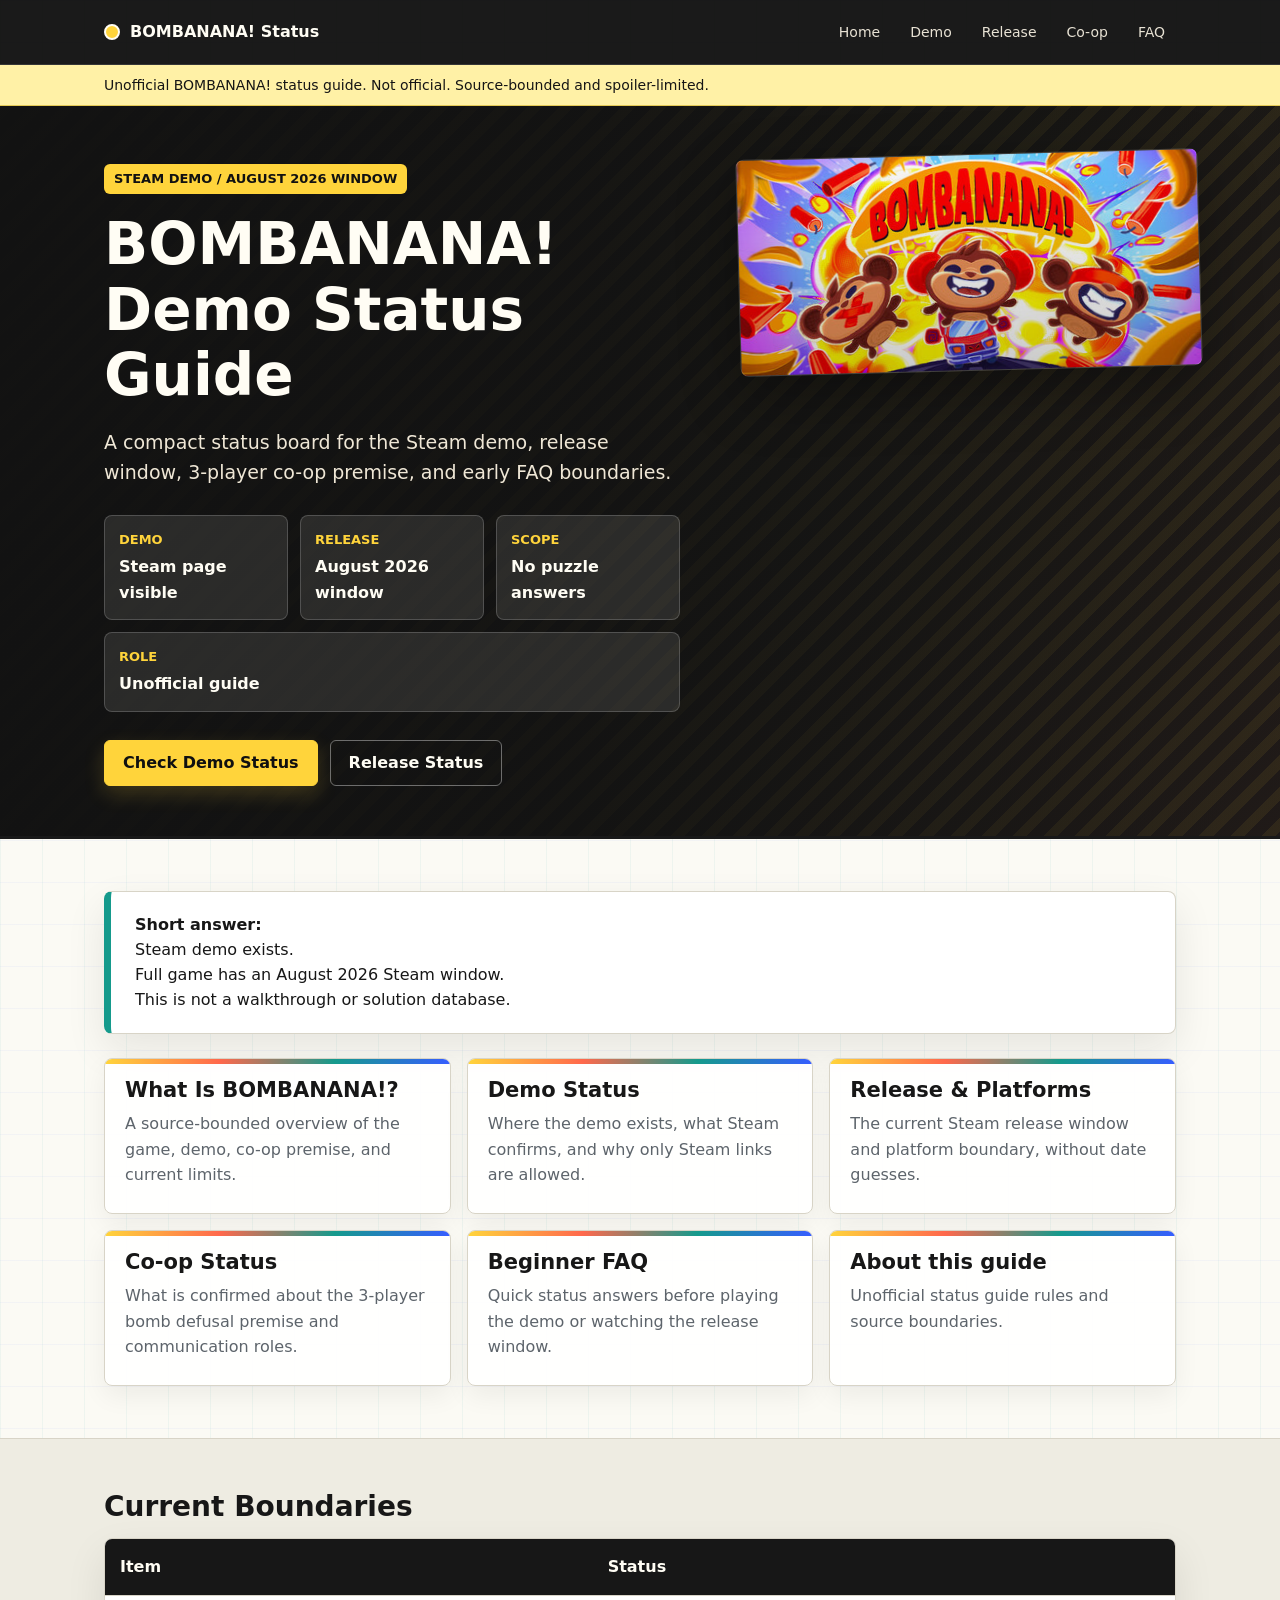
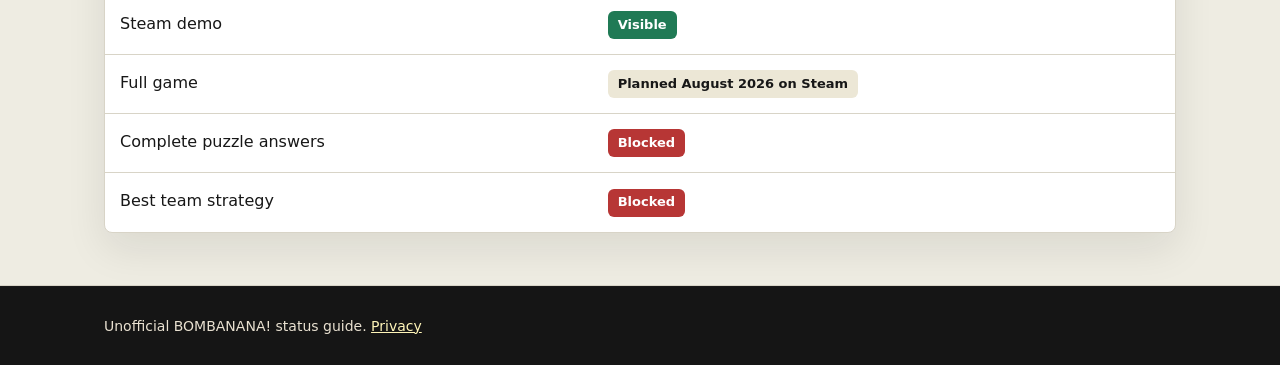
<file: index.html>
<!doctype html>
<html lang="en">
<head>
  <meta charset="utf-8">
  <meta name="viewport" content="width=device-width, initial-scale=1">
  <meta name="robots" content="index,follow">
  <link rel="canonical" href="https://www.bombananaguide.com/">
  <title>BOMBANANA! Demo Status Hub</title>
  <meta name="description" content="Unofficial BOMBANANA! status guide for demo status, release window, co-op premise, and source-bounded FAQ.">
  <link rel="stylesheet" href="assets/styles.css">
  <!-- Google tag (gtag.js) -->
  <script async src="https://www.googletagmanager.com/gtag/js?id=G-B5D2CRW9JW"></script>
  <script>
    window.dataLayer = window.dataLayer || [];
    function gtag(){dataLayer.push(arguments);}
    gtag('js', new Date());
    gtag('config', 'G-B5D2CRW9JW');
  </script>
  <script type="text/javascript">
    (function(c,l,a,r,i,t,y){
      c[a]=c[a]||function(){(c[a].q=c[a].q||[]).push(arguments)};
      t=l.createElement(r);t.async=1;t.src="https://www.clarity.ms/tag/"+i;
      y=l.getElementsByTagName(r)[0];y.parentNode.insertBefore(t,y);
    })(window, document, "clarity", "script", "xc9d0hx61w");
  </script>
</head>
<body>
  <header class="topbar"><div class="topbar-inner"><div class="brand">BOMBANANA! Status</div><nav class="nav"><a href="./">Home</a><a href="bombanana-demo-status/">Demo</a><a href="bombanana-release-date-platforms/">Release</a><a href="bombanana-coop-communication-status/">Co-op</a><a href="bombanana-beginner-faq/">FAQ</a></nav></div></header>
  <div class="notice"><div class="notice-inner">Unofficial BOMBANANA! status guide. Not official. Source-bounded and spoiler-limited.</div></div>
  <section class="hero"><div class="hero-inner"><div class="eyebrow">Steam demo / August 2026 window</div><h1>BOMBANANA! Demo Status Guide</h1><p>A compact status board for the Steam demo, release window, 3-player co-op premise, and early FAQ boundaries.</p><div class="hero-status"><div><strong>Demo</strong><span>Steam page visible</span></div><div><strong>Release</strong><span>August 2026 window</span></div><div><strong>Scope</strong><span>No puzzle answers</span></div><div><strong>Role</strong><span>Unofficial guide</span></div></div><div class="hero-actions"><a class="button" href="bombanana-demo-status/">Check Demo Status</a><a class="button secondary" href="bombanana-release-date-platforms/">Release Status</a></div></div></section>
  <main>
    <section class="band"><div class="wrap"><div class="answer"><strong>Short answer:</strong><br>Steam demo exists.<br>Full game has an August 2026 Steam window.<br>This is not a walkthrough or solution database.</div><div class="grid">
      <a class="tile" href="what-is-bombanana/"><h2>What Is BOMBANANA!?</h2><p>A source-bounded overview of the game, demo, co-op premise, and current limits.</p></a>
      <a class="tile" href="bombanana-demo-status/"><h2>Demo Status</h2><p>Where the demo exists, what Steam confirms, and why only Steam links are allowed.</p></a>
      <a class="tile" href="bombanana-release-date-platforms/"><h2>Release & Platforms</h2><p>The current Steam release window and platform boundary, without date guesses.</p></a>
      <a class="tile" href="bombanana-coop-communication-status/"><h2>Co-op Status</h2><p>What is confirmed about the 3-player bomb defusal premise and communication roles.</p></a>
      <a class="tile" href="bombanana-beginner-faq/"><h2>Beginner FAQ</h2><p>Quick status answers before playing the demo or watching the release window.</p></a>
      <a class="tile" href="about/"><h2>About this guide</h2><p>Unofficial status guide rules and source boundaries.</p></a>
    </div></div></section>
    <section class="band alt"><div class="wrap"><h2>Current Boundaries</h2><table class="status-table"><tr><th>Item</th><th>Status</th></tr><tr><td>Steam demo</td><td><span class="tag ok">Visible</span></td></tr><tr><td>Full game</td><td><span class="tag">Planned August 2026 on Steam</span></td></tr><tr><td>Complete puzzle answers</td><td><span class="tag block">Blocked</span></td></tr><tr><td>Best team strategy</td><td><span class="tag block">Blocked</span></td></tr></table></div></section>
  </main>
  <footer class="footer"><div class="wrap">Unofficial BOMBANANA! status guide. <a href="privacy-policy/">Privacy</a></div></footer>
</body>
</html>
</file>
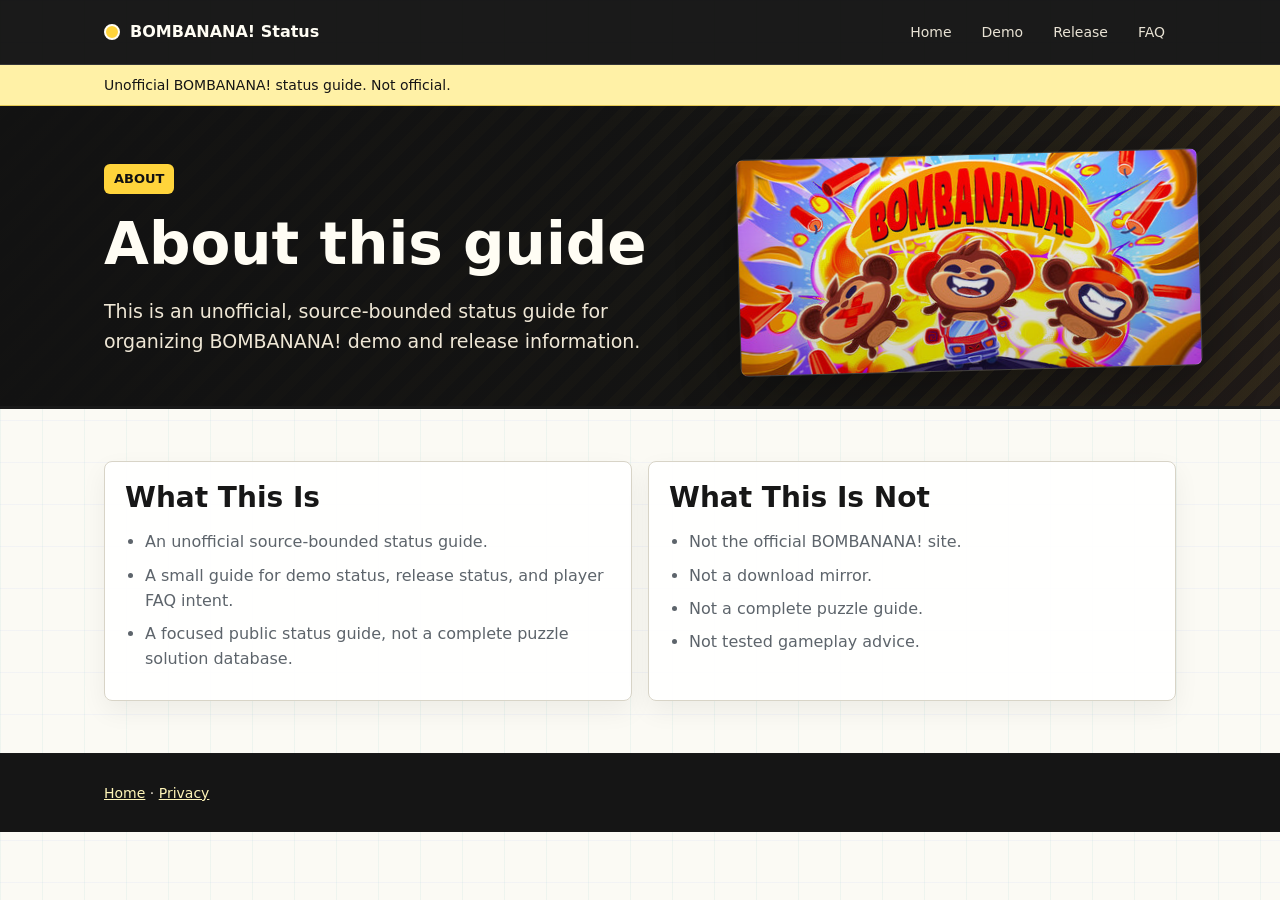
<file: about/index.html>
<!doctype html>
<html lang="en">
<head>
  <meta charset="utf-8">
  <meta name="viewport" content="width=device-width, initial-scale=1">
  <meta name="robots" content="index,follow">
  <link rel="canonical" href="https://www.bombananaguide.com/about/">
  <title>About This BOMBANANA! Guide</title>
  <meta name="description" content="About this unofficial BOMBANANA! status guide and source boundaries.">
  <link rel="stylesheet" href="../assets/styles.css">
  <!-- Google tag (gtag.js) -->
  <script async src="https://www.googletagmanager.com/gtag/js?id=G-B5D2CRW9JW"></script>
  <script>
    window.dataLayer = window.dataLayer || [];
    function gtag(){dataLayer.push(arguments);}
    gtag('js', new Date());
    gtag('config', 'G-B5D2CRW9JW');
  </script>
  <script type="text/javascript">
    (function(c,l,a,r,i,t,y){
      c[a]=c[a]||function(){(c[a].q=c[a].q||[]).push(arguments)};
      t=l.createElement(r);t.async=1;t.src="https://www.clarity.ms/tag/"+i;
      y=l.getElementsByTagName(r)[0];y.parentNode.insertBefore(t,y);
    })(window, document, "clarity", "script", "xc9d0hx61w");
  </script>
</head>
<body>
  <header class="topbar"><div class="topbar-inner"><div class="brand">BOMBANANA! Status</div><nav class="nav"><a href="../">Home</a><a href="../bombanana-demo-status/">Demo</a><a href="../bombanana-release-date-platforms/">Release</a><a href="../bombanana-beginner-faq/">FAQ</a></nav></div></header>
  <div class="notice"><div class="notice-inner">Unofficial BOMBANANA! status guide. Not official.</div></div>
  <section class="hero"><div class="hero-inner"><div class="eyebrow">About</div><h1>About this guide</h1><p>This is an unofficial, source-bounded status guide for organizing BOMBANANA! demo and release information.</p></div></section>
  <main><section class="band"><div class="wrap"><div class="split"><div class="panel"><h2>What This Is</h2><ul class="check-list"><li>An unofficial source-bounded status guide.</li><li>A small guide for demo status, release status, and player FAQ intent.</li><li>A focused public status guide, not a complete puzzle solution database.</li></ul></div><div class="panel"><h2>What This Is Not</h2><ul class="check-list"><li>Not the official BOMBANANA! site.</li><li>Not a download mirror.</li><li>Not a complete puzzle guide.</li><li>Not tested gameplay advice.</li></ul></div></div></div></section></main>
  <footer class="footer"><div class="wrap"><a href="../">Home</a> · <a href="../privacy-policy/">Privacy</a></div></footer>
</body>
</html>
</file>
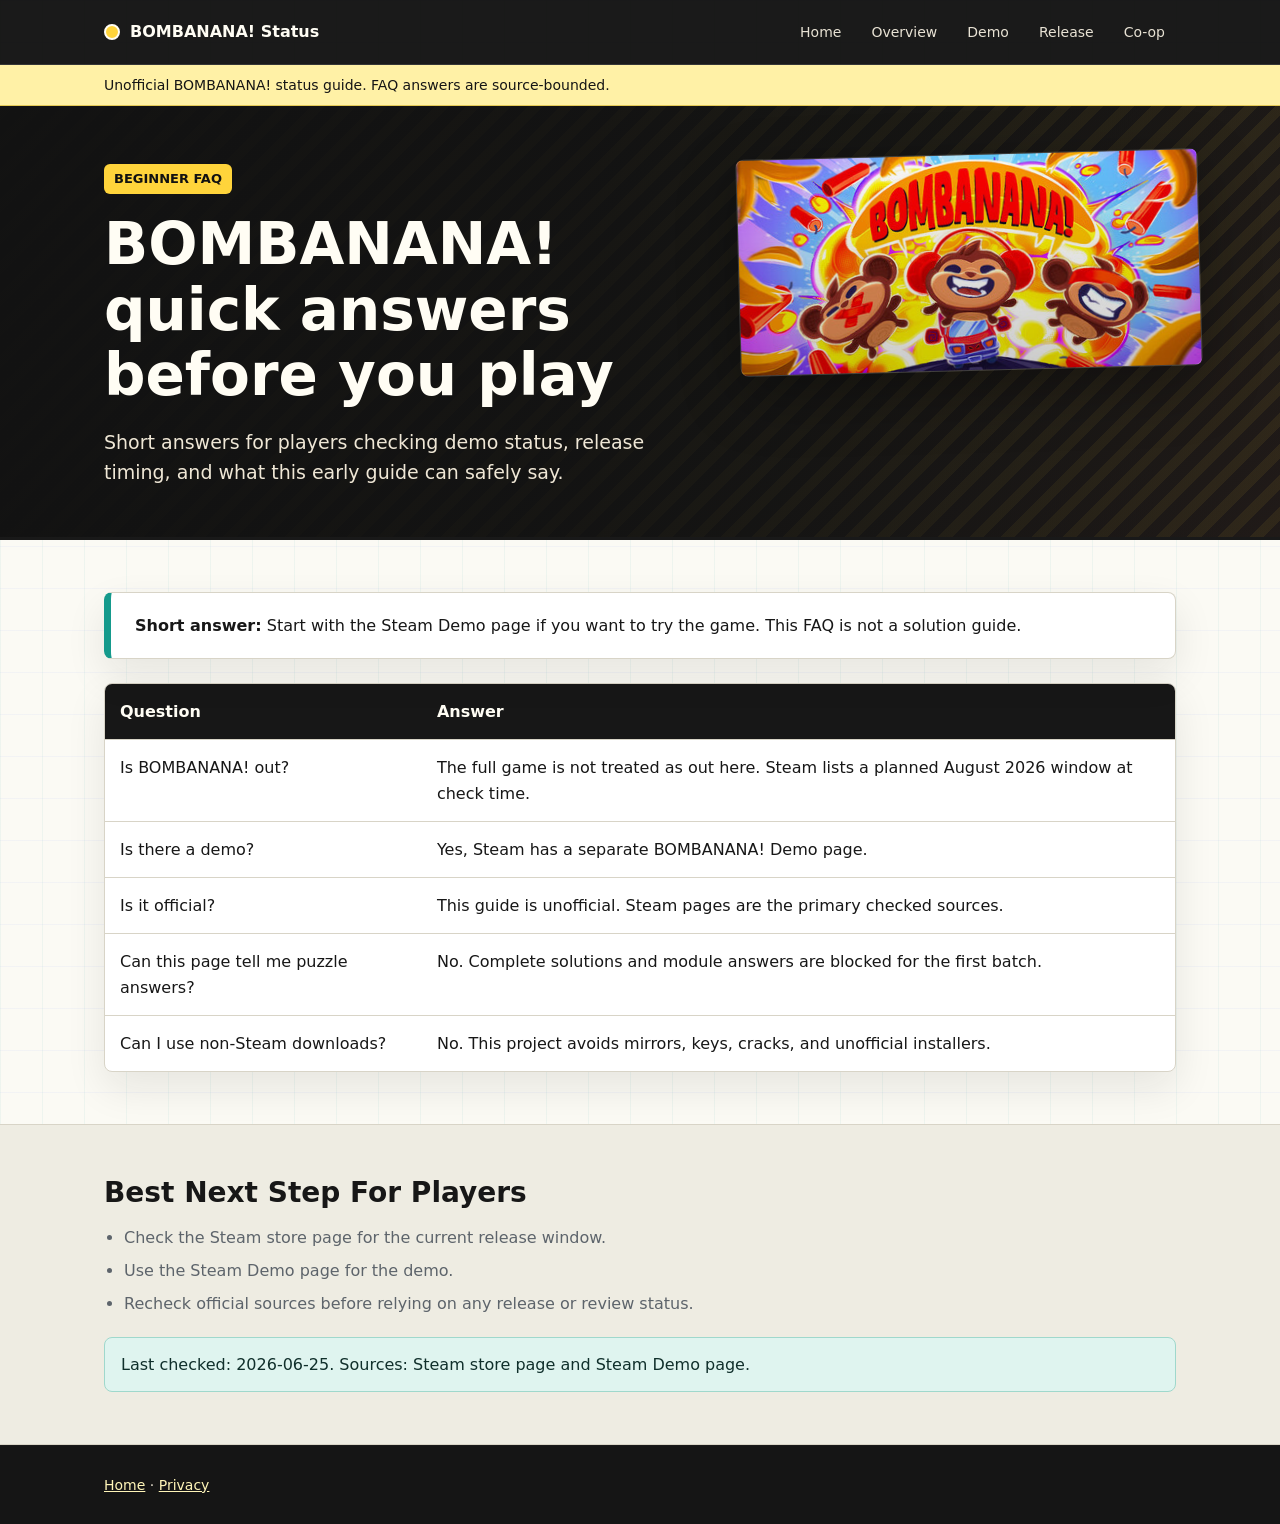
<file: bombanana-beginner-faq/index.html>
<!doctype html>
<html lang="en">
<head>
  <meta charset="utf-8">
  <meta name="viewport" content="width=device-width, initial-scale=1">
  <meta name="robots" content="index,follow">
  <link rel="canonical" href="https://www.bombananaguide.com/bombanana-beginner-faq/">
  <title>BOMBANANA! Beginner FAQ</title>
  <meta name="description" content="BOMBANANA! beginner FAQ for demo status, release window, platforms, and guide boundaries.">
  <link rel="stylesheet" href="../assets/styles.css">
  <!-- Google tag (gtag.js) -->
  <script async src="https://www.googletagmanager.com/gtag/js?id=G-B5D2CRW9JW"></script>
  <script>
    window.dataLayer = window.dataLayer || [];
    function gtag(){dataLayer.push(arguments);}
    gtag('js', new Date());
    gtag('config', 'G-B5D2CRW9JW');
  </script>
  <script type="text/javascript">
    (function(c,l,a,r,i,t,y){
      c[a]=c[a]||function(){(c[a].q=c[a].q||[]).push(arguments)};
      t=l.createElement(r);t.async=1;t.src="https://www.clarity.ms/tag/"+i;
      y=l.getElementsByTagName(r)[0];y.parentNode.insertBefore(t,y);
    })(window, document, "clarity", "script", "xc9d0hx61w");
  </script>
</head>
<body>
  <header class="topbar"><div class="topbar-inner"><div class="brand">BOMBANANA! Status</div><nav class="nav"><a href="../">Home</a><a href="../what-is-bombanana/">Overview</a><a href="../bombanana-demo-status/">Demo</a><a href="../bombanana-release-date-platforms/">Release</a><a href="../bombanana-coop-communication-status/">Co-op</a></nav></div></header>
  <div class="notice"><div class="notice-inner">Unofficial BOMBANANA! status guide. FAQ answers are source-bounded.</div></div>
  <section class="hero"><div class="hero-inner"><div class="eyebrow">Beginner FAQ</div><h1>BOMBANANA! quick answers before you play</h1><p>Short answers for players checking demo status, release timing, and what this early guide can safely say.</p></div></section>
  <main>
    <section class="band"><div class="wrap"><div class="answer"><strong>Short answer:</strong> Start with the Steam Demo page if you want to try the game. This FAQ is not a solution guide.</div><table class="status-table"><tr><th>Question</th><th>Answer</th></tr><tr><td>Is BOMBANANA! out?</td><td>The full game is not treated as out here. Steam lists a planned August 2026 window at check time.</td></tr><tr><td>Is there a demo?</td><td>Yes, Steam has a separate BOMBANANA! Demo page.</td></tr><tr><td>Is it official?</td><td>This guide is unofficial. Steam pages are the primary checked sources.</td></tr><tr><td>Can this page tell me puzzle answers?</td><td>No. Complete solutions and module answers are blocked for the first batch.</td></tr><tr><td>Can I use non-Steam downloads?</td><td>No. This project avoids mirrors, keys, cracks, and unofficial installers.</td></tr></table></div></section>
    <section class="band alt"><div class="wrap"><h2>Best Next Step For Players</h2><ul class="check-list"><li>Check the Steam store page for the current release window.</li><li>Use the Steam Demo page for the demo.</li><li>Recheck official sources before relying on any release or review status.</li></ul><div class="source-note">Last checked: 2026-06-25. Sources: Steam store page and Steam Demo page.</div></div></section>
  </main>
  <footer class="footer"><div class="wrap"><a href="../">Home</a> · <a href="../privacy-policy/">Privacy</a></div></footer>
</body>
</html>
</file>
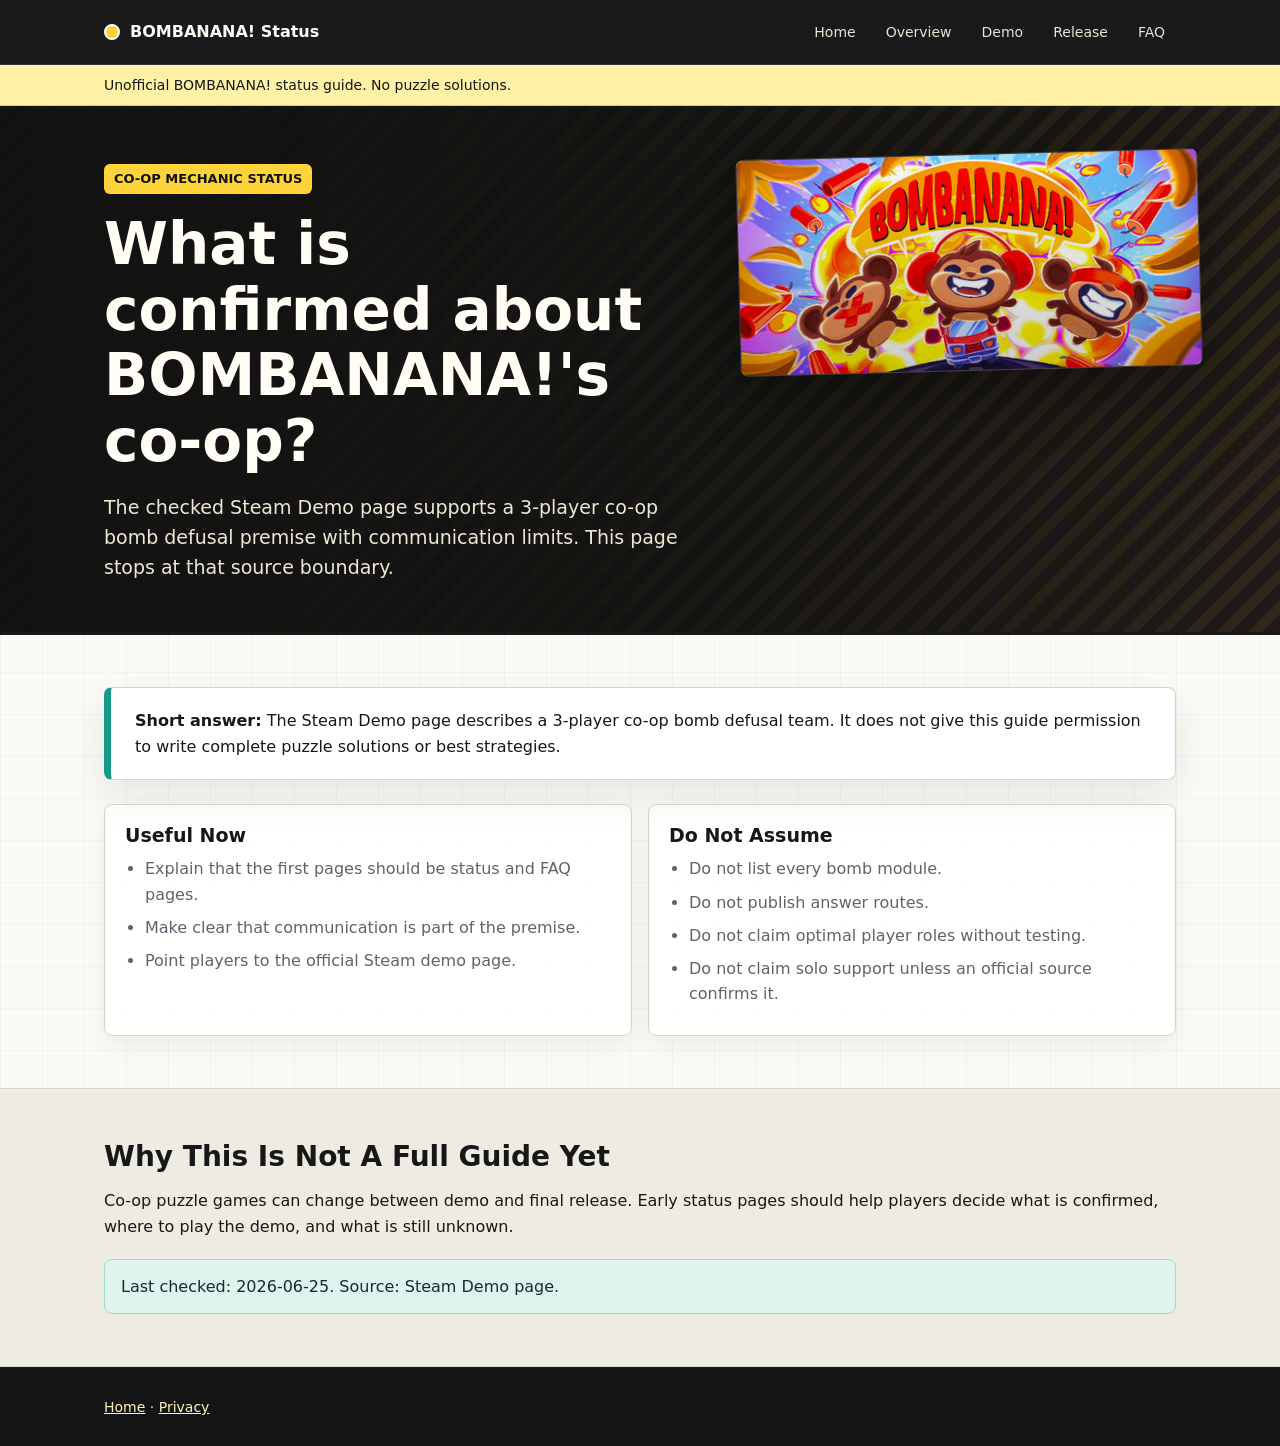
<file: bombanana-coop-communication-status/index.html>
<!doctype html>
<html lang="en">
<head>
  <meta charset="utf-8">
  <meta name="viewport" content="width=device-width, initial-scale=1">
  <meta name="robots" content="index,follow">
  <link rel="canonical" href="https://www.bombananaguide.com/bombanana-coop-communication-status/">
  <title>BOMBANANA! Co-op Communication Status</title>
  <meta name="description" content="Source-bounded notes on BOMBANANA!'s 3-player co-op and limited communication premise.">
  <link rel="stylesheet" href="../assets/styles.css">
  <!-- Google tag (gtag.js) -->
  <script async src="https://www.googletagmanager.com/gtag/js?id=G-B5D2CRW9JW"></script>
  <script>
    window.dataLayer = window.dataLayer || [];
    function gtag(){dataLayer.push(arguments);}
    gtag('js', new Date());
    gtag('config', 'G-B5D2CRW9JW');
  </script>
  <script type="text/javascript">
    (function(c,l,a,r,i,t,y){
      c[a]=c[a]||function(){(c[a].q=c[a].q||[]).push(arguments)};
      t=l.createElement(r);t.async=1;t.src="https://www.clarity.ms/tag/"+i;
      y=l.getElementsByTagName(r)[0];y.parentNode.insertBefore(t,y);
    })(window, document, "clarity", "script", "xc9d0hx61w");
  </script>
</head>
<body>
  <header class="topbar"><div class="topbar-inner"><div class="brand">BOMBANANA! Status</div><nav class="nav"><a href="../">Home</a><a href="../what-is-bombanana/">Overview</a><a href="../bombanana-demo-status/">Demo</a><a href="../bombanana-release-date-platforms/">Release</a><a href="../bombanana-beginner-faq/">FAQ</a></nav></div></header>
  <div class="notice"><div class="notice-inner">Unofficial BOMBANANA! status guide. No puzzle solutions.</div></div>
  <section class="hero"><div class="hero-inner"><div class="eyebrow">Co-op mechanic status</div><h1>What is confirmed about BOMBANANA!'s co-op?</h1><p>The checked Steam Demo page supports a 3-player co-op bomb defusal premise with communication limits. This page stops at that source boundary.</p></div></section>
  <main>
    <section class="band"><div class="wrap"><div class="answer"><strong>Short answer:</strong> The Steam Demo page describes a 3-player co-op bomb defusal team. It does not give this guide permission to write complete puzzle solutions or best strategies.</div><div class="split"><div class="panel"><h3>Useful Now</h3><ul class="check-list"><li>Explain that the first pages should be status and FAQ pages.</li><li>Make clear that communication is part of the premise.</li><li>Point players to the official Steam demo page.</li></ul></div><div class="panel"><h3>Do Not Assume</h3><ul class="check-list"><li>Do not list every bomb module.</li><li>Do not publish answer routes.</li><li>Do not claim optimal player roles without testing.</li><li>Do not claim solo support unless an official source confirms it.</li></ul></div></div></div></section>
    <section class="band alt"><div class="wrap"><h2>Why This Is Not A Full Guide Yet</h2><p>Co-op puzzle games can change between demo and final release. Early status pages should help players decide what is confirmed, where to play the demo, and what is still unknown.</p><div class="source-note">Last checked: 2026-06-25. Source: Steam Demo page.</div></div></section>
  </main>
  <footer class="footer"><div class="wrap"><a href="../">Home</a> · <a href="../privacy-policy/">Privacy</a></div></footer>
</body>
</html>
</file>
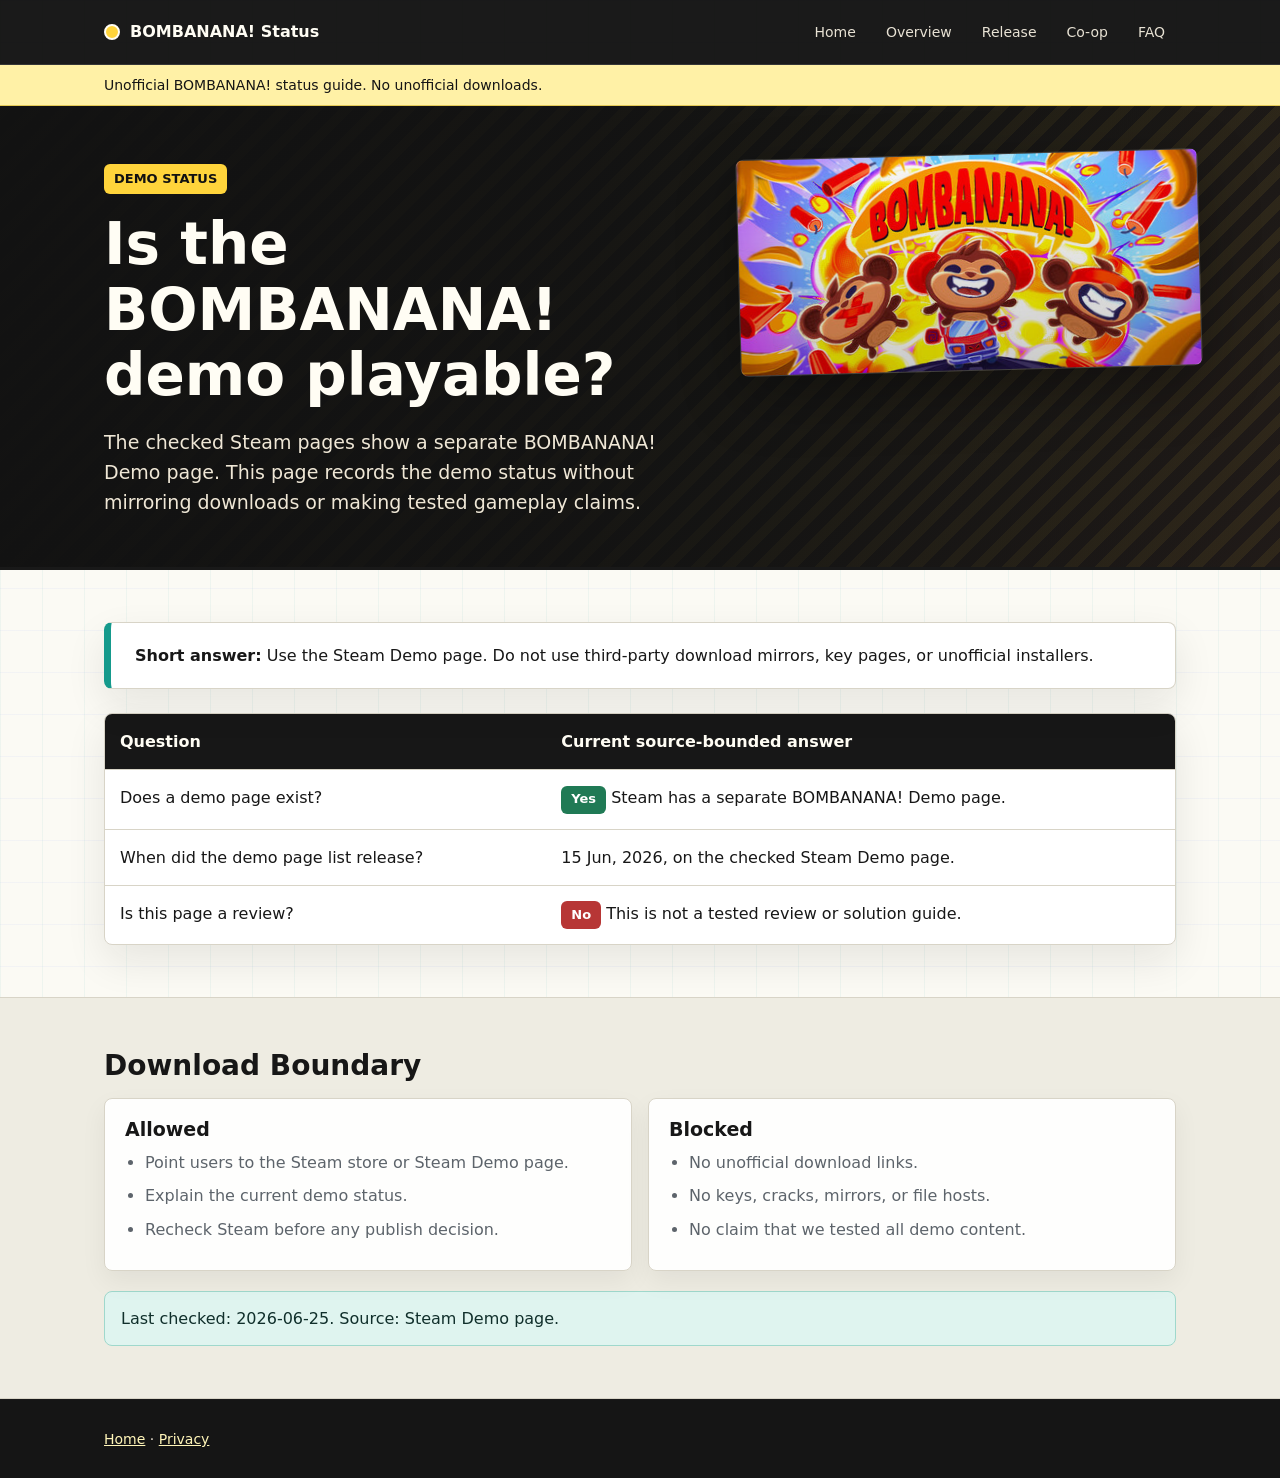
<file: bombanana-demo-status/index.html>
<!doctype html>
<html lang="en">
<head>
  <meta charset="utf-8">
  <meta name="viewport" content="width=device-width, initial-scale=1">
  <meta name="robots" content="index,follow">
  <link rel="canonical" href="https://www.bombananaguide.com/bombanana-demo-status/">
  <title>BOMBANANA! Demo Status</title>
  <meta name="description" content="BOMBANANA! demo status, Steam-only download boundary, and source-bounded demo notes.">
  <link rel="stylesheet" href="../assets/styles.css">
  <!-- Google tag (gtag.js) -->
  <script async src="https://www.googletagmanager.com/gtag/js?id=G-B5D2CRW9JW"></script>
  <script>
    window.dataLayer = window.dataLayer || [];
    function gtag(){dataLayer.push(arguments);}
    gtag('js', new Date());
    gtag('config', 'G-B5D2CRW9JW');
  </script>
  <script type="text/javascript">
    (function(c,l,a,r,i,t,y){
      c[a]=c[a]||function(){(c[a].q=c[a].q||[]).push(arguments)};
      t=l.createElement(r);t.async=1;t.src="https://www.clarity.ms/tag/"+i;
      y=l.getElementsByTagName(r)[0];y.parentNode.insertBefore(t,y);
    })(window, document, "clarity", "script", "xc9d0hx61w");
  </script>
</head>
<body>
  <header class="topbar"><div class="topbar-inner"><div class="brand">BOMBANANA! Status</div><nav class="nav"><a href="../">Home</a><a href="../what-is-bombanana/">Overview</a><a href="../bombanana-release-date-platforms/">Release</a><a href="../bombanana-coop-communication-status/">Co-op</a><a href="../bombanana-beginner-faq/">FAQ</a></nav></div></header>
  <div class="notice"><div class="notice-inner">Unofficial BOMBANANA! status guide. No unofficial downloads.</div></div>
  <section class="hero"><div class="hero-inner"><div class="eyebrow">Demo status</div><h1>Is the BOMBANANA! demo playable?</h1><p>The checked Steam pages show a separate BOMBANANA! Demo page. This page records the demo status without mirroring downloads or making tested gameplay claims.</p></div></section>
  <main>
    <section class="band"><div class="wrap"><div class="answer"><strong>Short answer:</strong> Use the Steam Demo page. Do not use third-party download mirrors, key pages, or unofficial installers.</div><table class="status-table"><tr><th>Question</th><th>Current source-bounded answer</th></tr><tr><td>Does a demo page exist?</td><td><span class="tag ok">Yes</span> Steam has a separate BOMBANANA! Demo page.</td></tr><tr><td>When did the demo page list release?</td><td>15 Jun, 2026, on the checked Steam Demo page.</td></tr><tr><td>Is this page a review?</td><td><span class="tag block">No</span> This is not a tested review or solution guide.</td></tr></table></div></section>
    <section class="band alt"><div class="wrap"><h2>Download Boundary</h2><div class="split"><div class="panel"><h3>Allowed</h3><ul class="check-list"><li>Point users to the Steam store or Steam Demo page.</li><li>Explain the current demo status.</li><li>Recheck Steam before any publish decision.</li></ul></div><div class="panel"><h3>Blocked</h3><ul class="check-list"><li>No unofficial download links.</li><li>No keys, cracks, mirrors, or file hosts.</li><li>No claim that we tested all demo content.</li></ul></div></div><div class="source-note">Last checked: 2026-06-25. Source: Steam Demo page.</div></div></section>
  </main>
  <footer class="footer"><div class="wrap"><a href="../">Home</a> · <a href="../privacy-policy/">Privacy</a></div></footer>
</body>
</html>
</file>
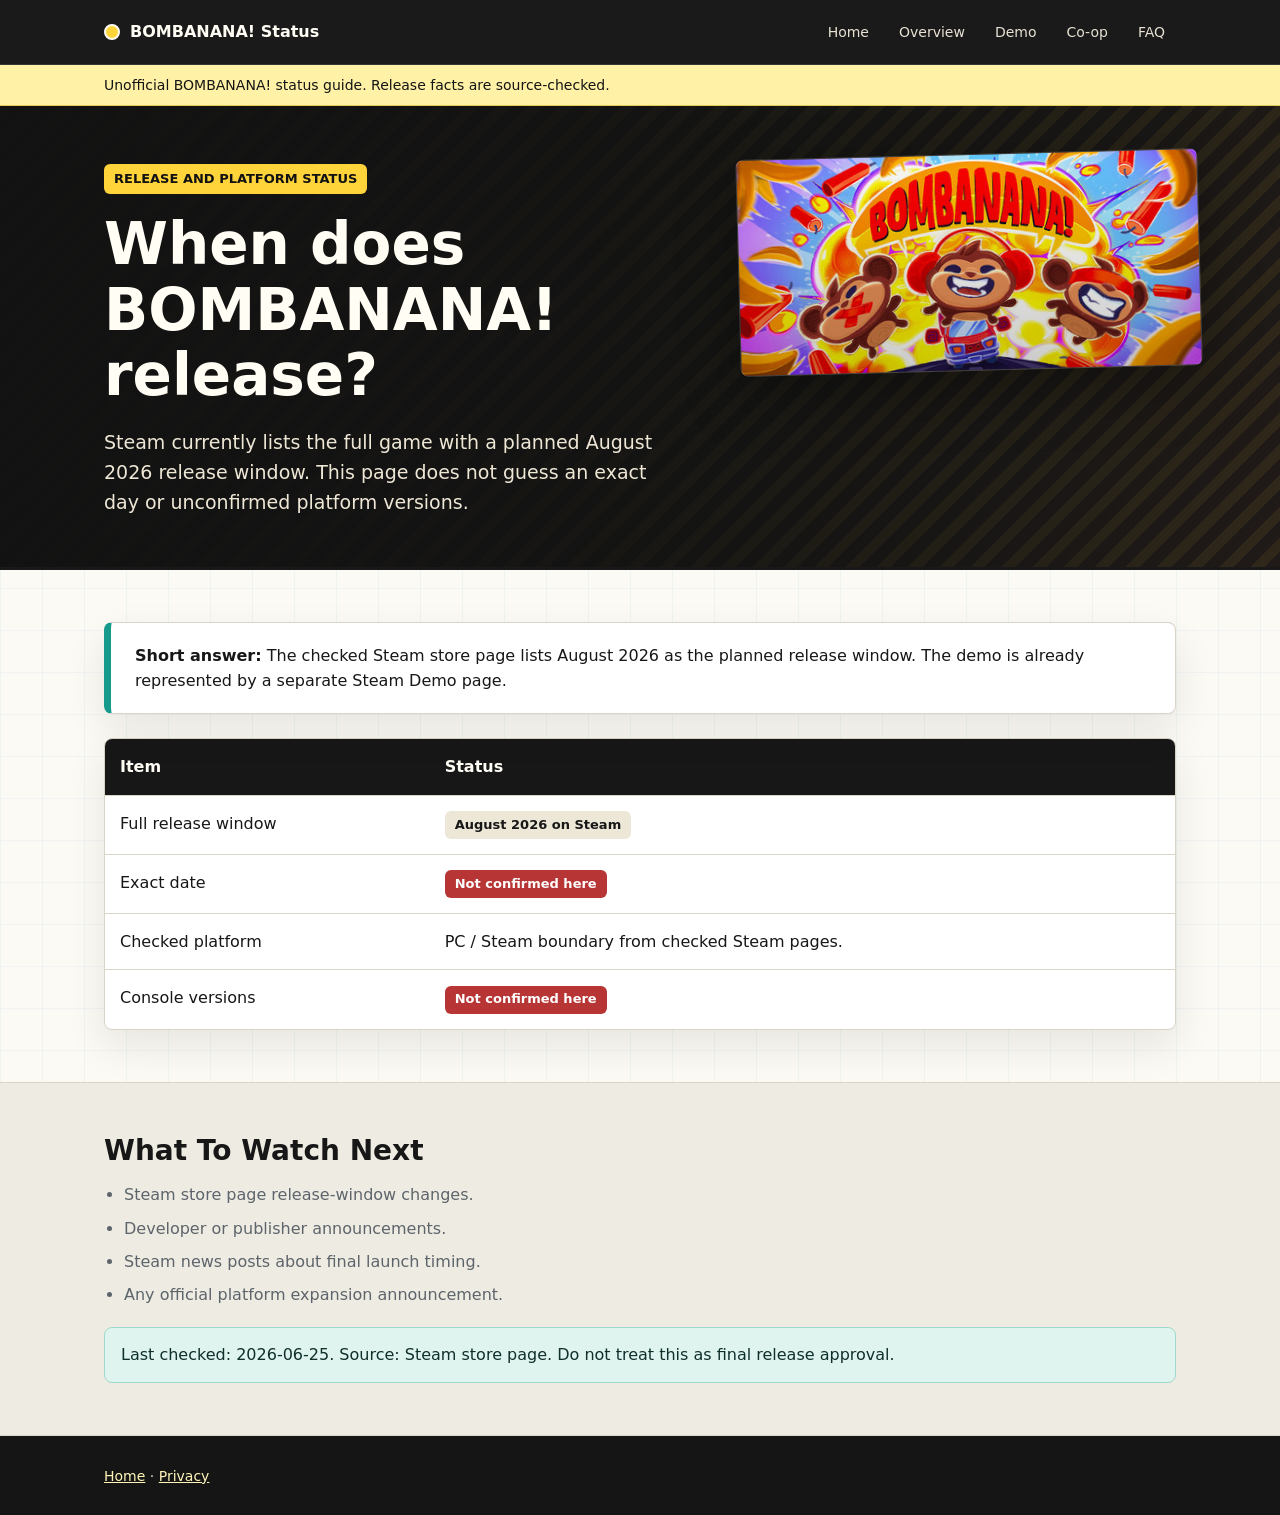
<file: bombanana-release-date-platforms/index.html>
<!doctype html>
<html lang="en">
<head>
  <meta charset="utf-8">
  <meta name="viewport" content="width=device-width, initial-scale=1">
  <meta name="robots" content="index,follow">
  <link rel="canonical" href="https://www.bombananaguide.com/bombanana-release-date-platforms/">
  <title>BOMBANANA! Release Date and Platforms</title>
  <meta name="description" content="BOMBANANA! release window and platform status based on checked Steam sources.">
  <link rel="stylesheet" href="../assets/styles.css">
  <!-- Google tag (gtag.js) -->
  <script async src="https://www.googletagmanager.com/gtag/js?id=G-B5D2CRW9JW"></script>
  <script>
    window.dataLayer = window.dataLayer || [];
    function gtag(){dataLayer.push(arguments);}
    gtag('js', new Date());
    gtag('config', 'G-B5D2CRW9JW');
  </script>
  <script type="text/javascript">
    (function(c,l,a,r,i,t,y){
      c[a]=c[a]||function(){(c[a].q=c[a].q||[]).push(arguments)};
      t=l.createElement(r);t.async=1;t.src="https://www.clarity.ms/tag/"+i;
      y=l.getElementsByTagName(r)[0];y.parentNode.insertBefore(t,y);
    })(window, document, "clarity", "script", "xc9d0hx61w");
  </script>
</head>
<body>
  <header class="topbar"><div class="topbar-inner"><div class="brand">BOMBANANA! Status</div><nav class="nav"><a href="../">Home</a><a href="../what-is-bombanana/">Overview</a><a href="../bombanana-demo-status/">Demo</a><a href="../bombanana-coop-communication-status/">Co-op</a><a href="../bombanana-beginner-faq/">FAQ</a></nav></div></header>
  <div class="notice"><div class="notice-inner">Unofficial BOMBANANA! status guide. Release facts are source-checked.</div></div>
  <section class="hero"><div class="hero-inner"><div class="eyebrow">Release and platform status</div><h1>When does BOMBANANA! release?</h1><p>Steam currently lists the full game with a planned August 2026 release window. This page does not guess an exact day or unconfirmed platform versions.</p></div></section>
  <main>
    <section class="band"><div class="wrap"><div class="answer"><strong>Short answer:</strong> The checked Steam store page lists August 2026 as the planned release window. The demo is already represented by a separate Steam Demo page.</div><table class="status-table"><tr><th>Item</th><th>Status</th></tr><tr><td>Full release window</td><td><span class="tag">August 2026 on Steam</span></td></tr><tr><td>Exact date</td><td><span class="tag block">Not confirmed here</span></td></tr><tr><td>Checked platform</td><td>PC / Steam boundary from checked Steam pages.</td></tr><tr><td>Console versions</td><td><span class="tag block">Not confirmed here</span></td></tr></table></div></section>
    <section class="band alt"><div class="wrap"><h2>What To Watch Next</h2><ul class="check-list"><li>Steam store page release-window changes.</li><li>Developer or publisher announcements.</li><li>Steam news posts about final launch timing.</li><li>Any official platform expansion announcement.</li></ul><div class="source-note">Last checked: 2026-06-25. Source: Steam store page. Do not treat this as final release approval.</div></div></section>
  </main>
  <footer class="footer"><div class="wrap"><a href="../">Home</a> · <a href="../privacy-policy/">Privacy</a></div></footer>
</body>
</html>
</file>
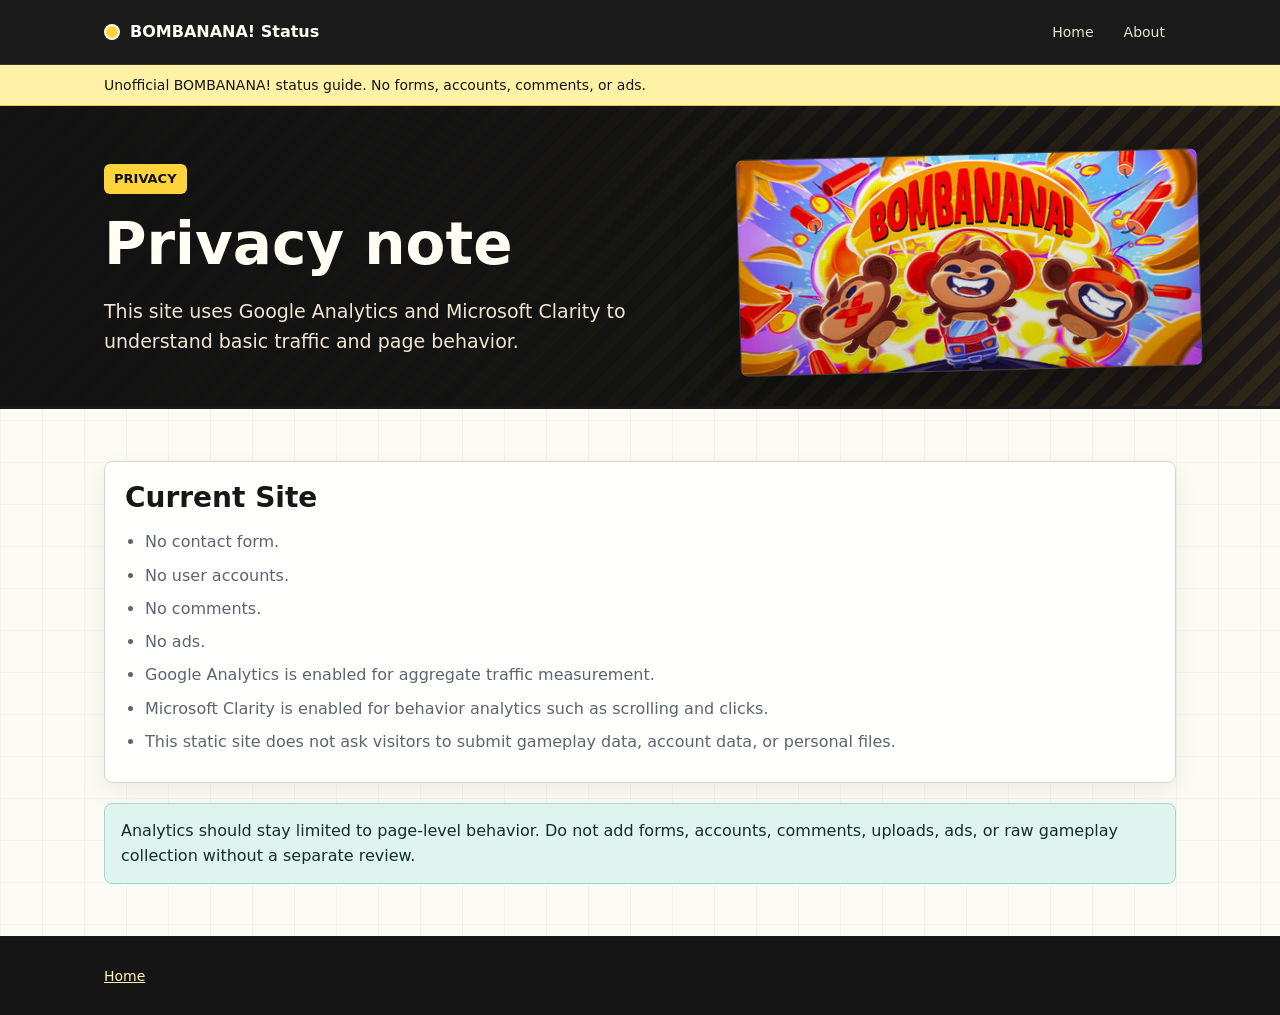
<file: privacy-policy/index.html>
<!doctype html>
<html lang="en">
<head>
  <meta charset="utf-8">
  <meta name="viewport" content="width=device-width, initial-scale=1">
  <meta name="robots" content="index,follow">
  <link rel="canonical" href="https://www.bombananaguide.com/privacy-policy/">
  <title>Privacy - BOMBANANA! Status Guide</title>
  <meta name="description" content="Privacy note for the unofficial BOMBANANA! status guide, including analytics boundaries.">
  <link rel="stylesheet" href="../assets/styles.css">
  <!-- Google tag (gtag.js) -->
  <script async src="https://www.googletagmanager.com/gtag/js?id=G-B5D2CRW9JW"></script>
  <script>
    window.dataLayer = window.dataLayer || [];
    function gtag(){dataLayer.push(arguments);}
    gtag('js', new Date());
    gtag('config', 'G-B5D2CRW9JW');
  </script>
  <script type="text/javascript">
    (function(c,l,a,r,i,t,y){
      c[a]=c[a]||function(){(c[a].q=c[a].q||[]).push(arguments)};
      t=l.createElement(r);t.async=1;t.src="https://www.clarity.ms/tag/"+i;
      y=l.getElementsByTagName(r)[0];y.parentNode.insertBefore(t,y);
    })(window, document, "clarity", "script", "xc9d0hx61w");
  </script>
</head>
<body>
  <header class="topbar"><div class="topbar-inner"><div class="brand">BOMBANANA! Status</div><nav class="nav"><a href="../">Home</a><a href="../about/">About</a></nav></div></header>
  <div class="notice"><div class="notice-inner">Unofficial BOMBANANA! status guide. No forms, accounts, comments, or ads.</div></div>
  <section class="hero"><div class="hero-inner"><div class="eyebrow">Privacy</div><h1>Privacy note</h1><p>This site uses Google Analytics and Microsoft Clarity to understand basic traffic and page behavior.</p></div></section>
  <main><section class="band"><div class="wrap"><div class="panel"><h2>Current Site</h2><ul class="check-list"><li>No contact form.</li><li>No user accounts.</li><li>No comments.</li><li>No ads.</li><li>Google Analytics is enabled for aggregate traffic measurement.</li><li>Microsoft Clarity is enabled for behavior analytics such as scrolling and clicks.</li><li>This static site does not ask visitors to submit gameplay data, account data, or personal files.</li></ul></div><div class="source-note">Analytics should stay limited to page-level behavior. Do not add forms, accounts, comments, uploads, ads, or raw gameplay collection without a separate review.</div></div></section></main>
  <footer class="footer"><div class="wrap"><a href="../">Home</a></div></footer>
</body>
</html>
</file>
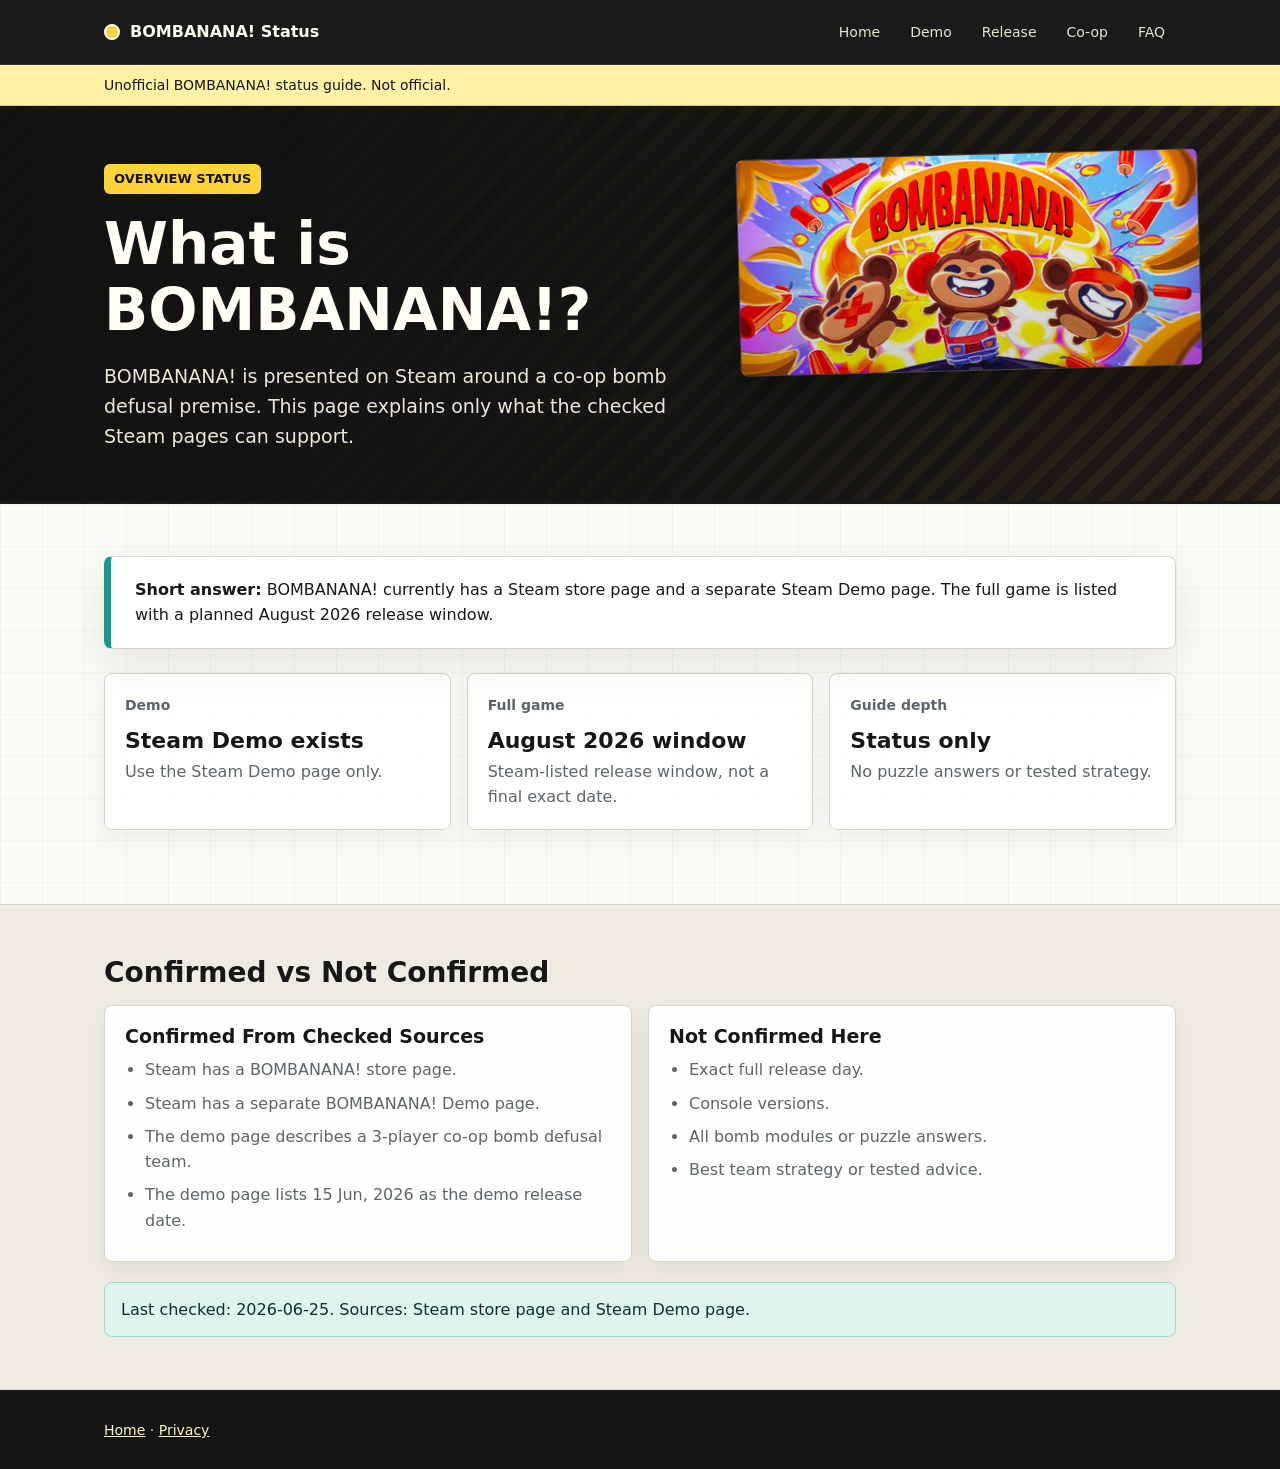
<file: what-is-bombanana/index.html>
<!doctype html>
<html lang="en">
<head>
  <meta charset="utf-8">
  <meta name="viewport" content="width=device-width, initial-scale=1">
  <meta name="robots" content="index,follow">
  <link rel="canonical" href="https://www.bombananaguide.com/what-is-bombanana/">
  <title>What Is BOMBANANA!?</title>
  <meta name="description" content="Source-bounded BOMBANANA! overview for the Steam demo, release window, and co-op premise.">
  <link rel="stylesheet" href="../assets/styles.css">
  <!-- Google tag (gtag.js) -->
  <script async src="https://www.googletagmanager.com/gtag/js?id=G-B5D2CRW9JW"></script>
  <script>
    window.dataLayer = window.dataLayer || [];
    function gtag(){dataLayer.push(arguments);}
    gtag('js', new Date());
    gtag('config', 'G-B5D2CRW9JW');
  </script>
  <script type="text/javascript">
    (function(c,l,a,r,i,t,y){
      c[a]=c[a]||function(){(c[a].q=c[a].q||[]).push(arguments)};
      t=l.createElement(r);t.async=1;t.src="https://www.clarity.ms/tag/"+i;
      y=l.getElementsByTagName(r)[0];y.parentNode.insertBefore(t,y);
    })(window, document, "clarity", "script", "xc9d0hx61w");
  </script>
</head>
<body>
  <header class="topbar"><div class="topbar-inner"><div class="brand">BOMBANANA! Status</div><nav class="nav"><a href="../">Home</a><a href="../bombanana-demo-status/">Demo</a><a href="../bombanana-release-date-platforms/">Release</a><a href="../bombanana-coop-communication-status/">Co-op</a><a href="../bombanana-beginner-faq/">FAQ</a></nav></div></header>
  <div class="notice"><div class="notice-inner">Unofficial BOMBANANA! status guide. Not official.</div></div>
  <section class="hero"><div class="hero-inner"><div class="eyebrow">Overview status</div><h1>What is BOMBANANA!?</h1><p>BOMBANANA! is presented on Steam around a co-op bomb defusal premise. This page explains only what the checked Steam pages can support.</p></div></section>
  <main>
    <section class="band"><div class="wrap"><div class="answer"><strong>Short answer:</strong> BOMBANANA! currently has a Steam store page and a separate Steam Demo page. The full game is listed with a planned August 2026 release window.</div><div class="status-cards"><div class="status-card"><strong>Demo</strong><span>Steam Demo exists</span><p>Use the Steam Demo page only.</p></div><div class="status-card"><strong>Full game</strong><span>August 2026 window</span><p>Steam-listed release window, not a final exact date.</p></div><div class="status-card"><strong>Guide depth</strong><span>Status only</span><p>No puzzle answers or tested strategy.</p></div></div></div></section>
    <section class="band alt"><div class="wrap"><h2>Confirmed vs Not Confirmed</h2><div class="split"><div class="panel"><h3>Confirmed From Checked Sources</h3><ul class="check-list"><li>Steam has a BOMBANANA! store page.</li><li>Steam has a separate BOMBANANA! Demo page.</li><li>The demo page describes a 3-player co-op bomb defusal team.</li><li>The demo page lists 15 Jun, 2026 as the demo release date.</li></ul></div><div class="panel"><h3>Not Confirmed Here</h3><ul class="check-list"><li>Exact full release day.</li><li>Console versions.</li><li>All bomb modules or puzzle answers.</li><li>Best team strategy or tested advice.</li></ul></div></div><div class="source-note">Last checked: 2026-06-25. Sources: Steam store page and Steam Demo page.</div></div></section>
  </main>
  <footer class="footer"><div class="wrap"><a href="../">Home</a> · <a href="../privacy-policy/">Privacy</a></div></footer>
</body>
</html>
</file>
<file: assets/styles.css>
:root {
  --ink: #171717;
  --muted: #5d646b;
  --paper: #fbfaf4;
  --panel: #ffffff;
  --soft: #f0eee3;
  --line: #d8d4c7;
  --line-strong: #191919;
  --sun: #ffd43b;
  --coral: #ff684c;
  --teal: #159a8c;
  --blue: #365dff;
  --ok: #207a55;
  --block: #b73635;
  --shadow: 0 16px 40px rgba(17, 17, 17, 0.09);
  --hero-art: url("bombanana-steam-header.jpg");
}

* {
  box-sizing: border-box;
}

html {
  overflow-x: hidden;
}

body {
  margin: 0;
  color: var(--ink);
  background:
    linear-gradient(90deg, rgba(21, 154, 140, 0.055) 1px, transparent 1px),
    linear-gradient(180deg, rgba(54, 93, 255, 0.045) 1px, transparent 1px),
    var(--paper);
  background-size: 42px 42px;
  font-family: Inter, ui-sans-serif, system-ui, -apple-system, BlinkMacSystemFont, "Segoe UI", sans-serif;
  line-height: 1.58;
  overflow-x: hidden;
}

a {
  color: inherit;
}

.topbar {
  position: sticky;
  top: 0;
  z-index: 5;
  color: #fffdf4;
  background: rgba(17, 17, 17, 0.96);
  border-bottom: 1px solid rgba(255, 255, 255, 0.12);
}

.topbar-inner,
.wrap,
.hero-inner,
.notice-inner {
  width: 100%;
  max-width: 1120px;
  margin: 0 auto;
  padding-left: 24px;
  padding-right: 24px;
}

.topbar-inner {
  min-height: 64px;
  display: flex;
  align-items: center;
  justify-content: space-between;
  gap: 24px;
}

.brand {
  display: inline-flex;
  align-items: center;
  gap: 10px;
  font-weight: 900;
  letter-spacing: 0;
}

.brand::before {
  width: 12px;
  height: 12px;
  background: var(--sun);
  border: 2px solid #fffdf4;
  border-radius: 50%;
  content: "";
}

.nav {
  display: flex;
  gap: 8px;
  flex-wrap: wrap;
  font-size: 14px;
}

.nav a {
  min-height: 34px;
  display: inline-flex;
  align-items: center;
  padding: 0 10px;
  color: #e8e2d4;
  text-decoration: none;
  border: 1px solid transparent;
  border-radius: 6px;
}

.nav a:hover {
  color: #111;
  background: var(--sun);
  border-color: var(--sun);
}

.notice {
  background: #fff1a6;
  color: #151515;
  font-size: 14px;
  border-bottom: 1px solid #e4c955;
}

.notice-inner {
  padding-top: 9px;
  padding-bottom: 9px;
  overflow-wrap: anywhere;
  white-space: normal;
}

.hero {
  position: relative;
  overflow: hidden;
  color: #fffdf4;
  background:
    linear-gradient(90deg, rgba(18, 18, 18, 0.98) 0%, rgba(18, 18, 18, 0.88) 46%, rgba(18, 18, 18, 0.42) 100%),
    repeating-linear-gradient(135deg, rgba(255, 212, 59, 0.13) 0 10px, transparent 10px 22px),
    linear-gradient(120deg, #121212 0%, #1b1a16 58%, #2a201c 100%);
  border-bottom: 3px solid var(--line-strong);
}

.hero::after {
  position: absolute;
  top: 48px;
  right: max(24px, calc((100vw - 1120px) / 2));
  z-index: 0;
  width: min(42vw, 460px);
  aspect-ratio: 460 / 215;
  border: 1px solid rgba(255, 255, 255, 0.18);
  border-radius: 8px;
  background:
    linear-gradient(180deg, rgba(0, 0, 0, 0.02), rgba(0, 0, 0, 0.2)),
    var(--hero-art) center / cover no-repeat;
  box-shadow: 0 20px 60px rgba(0, 0, 0, 0.32);
  content: "";
  transform: rotate(-1.5deg);
}

.hero-inner {
  position: relative;
  z-index: 1;
  padding-right: min(44vw, 520px);
  padding-top: 58px;
  padding-bottom: 50px;
}

.eyebrow {
  display: inline-flex;
  align-items: center;
  min-height: 30px;
  padding: 0 10px;
  color: #111;
  background: var(--sun);
  border-radius: 6px;
  font-size: 13px;
  font-weight: 900;
  letter-spacing: 0;
  text-transform: uppercase;
  overflow-wrap: anywhere;
}

h1,
h2,
h3 {
  line-height: 1.13;
  margin: 0;
  letter-spacing: 0;
}

h1 {
  max-width: 720px;
  margin-top: 18px;
  font-size: 58px;
  overflow-wrap: anywhere;
  word-break: normal;
  white-space: normal;
}

h2 {
  font-size: 28px;
  margin-bottom: 16px;
}

h3 {
  font-size: 19px;
  margin-bottom: 10px;
}

p {
  margin: 0;
}

main {
  overflow-x: hidden;
}

.hero p {
  max-width: 650px;
  margin-top: 18px;
  color: #efe7d6;
  font-size: 19px;
  overflow-wrap: anywhere;
  white-space: normal;
}

.hero-actions,
.hero-status {
  display: flex;
  gap: 12px;
  flex-wrap: wrap;
  margin-top: 28px;
}

.hero-status {
  max-width: 820px;
}

.hero-status div {
  min-width: 166px;
  flex: 1 1 166px;
  padding: 14px;
  background: rgba(255, 253, 244, 0.1);
  border: 1px solid rgba(255, 255, 255, 0.18);
  border-radius: 8px;
}

.hero-status strong {
  display: block;
  color: var(--sun);
  font-size: 13px;
  text-transform: uppercase;
}

.hero-status span {
  display: block;
  margin-top: 4px;
  color: #fffdf4;
  font-weight: 800;
  overflow-wrap: anywhere;
}

.button {
  min-height: 46px;
  display: inline-flex;
  align-items: center;
  justify-content: center;
  padding: 0 18px;
  color: #101010;
  background: var(--sun);
  border: 1px solid var(--sun);
  border-radius: 6px;
  font-weight: 850;
  text-decoration: none;
  box-shadow: 0 8px 20px rgba(255, 212, 59, 0.18);
}

.button.secondary {
  color: #fffdf4;
  background: transparent;
  border-color: rgba(255, 255, 255, 0.38);
  box-shadow: none;
}

.button:hover {
  transform: translateY(-1px);
}

.band {
  padding: 52px 0;
}

.band.alt {
  background: #eeece2;
  border-top: 1px solid var(--line);
  border-bottom: 1px solid var(--line);
}

.answer {
  position: relative;
  padding: 20px 20px 20px 24px;
  background: var(--panel);
  border: 1px solid var(--line);
  border-left: 7px solid var(--teal);
  border-radius: 8px;
  box-shadow: var(--shadow);
  margin-bottom: 24px;
}

.grid {
  display: grid;
  grid-template-columns: repeat(3, minmax(0, 1fr));
  gap: 16px;
}

.tile,
.panel,
.status-card {
  background: rgba(255, 255, 255, 0.94);
  border: 1px solid var(--line);
  border-radius: 8px;
  box-shadow: 0 10px 26px rgba(17, 17, 17, 0.06);
  padding: 20px;
}

.tile {
  position: relative;
  overflow: hidden;
  min-height: 156px;
  text-decoration: none;
}

.tile::before {
  position: absolute;
  top: 0;
  left: 0;
  width: 100%;
  height: 5px;
  background: linear-gradient(90deg, var(--sun), var(--coral), var(--teal), var(--blue));
  content: "";
}

.tile:hover {
  border-color: #171717;
  transform: translateY(-2px);
}

.tile h2 {
  margin-bottom: 9px;
  font-size: 21px;
  overflow-wrap: anywhere;
}

.tile p,
.panel p,
.status-card p,
li {
  color: var(--muted);
  overflow-wrap: anywhere;
}

.status-cards {
  display: grid;
  grid-template-columns: repeat(3, minmax(0, 1fr));
  gap: 16px;
  margin: 22px 0;
}

.status-card strong {
  display: block;
  color: var(--muted);
  font-size: 14px;
}

.status-card span {
  display: block;
  margin-top: 8px;
  font-size: 22px;
  font-weight: 900;
}

.split {
  display: grid;
  grid-template-columns: repeat(2, minmax(0, 1fr));
  gap: 16px;
}

.status-table {
  width: 100%;
  overflow: hidden;
  background: var(--panel);
  border: 1px solid var(--line);
  border-radius: 8px;
  border-collapse: separate;
  border-spacing: 0;
  box-shadow: var(--shadow);
}

.status-table th,
.status-table td {
  padding: 15px;
  border-bottom: 1px solid var(--line);
  text-align: left;
  vertical-align: top;
}

.status-table th {
  color: #fffdf4;
  background: #171717;
}

.status-table tr:last-child th,
.status-table tr:last-child td {
  border-bottom: 0;
}

.tag {
  min-height: 28px;
  display: inline-flex;
  align-items: center;
  padding: 0 10px;
  color: var(--ink);
  background: #ece7d6;
  border-radius: 6px;
  font-size: 13px;
  font-weight: 850;
}

.tag.ok {
  color: #fff;
  background: var(--ok);
}

.tag.block {
  color: #fff;
  background: var(--block);
}

.check-list {
  padding-left: 20px;
  margin: 0;
}

.check-list li {
  margin: 8px 0;
}

.source-note {
  margin-top: 20px;
  padding: 14px 16px;
  color: #102f2b;
  background: #dff4ef;
  border: 1px solid #9fd8cc;
  border-radius: 8px;
}

.footer {
  padding: 28px 0;
  color: #e9e1d1;
  background: #151515;
  border-top: 1px solid var(--line-strong);
  font-size: 14px;
}

.footer a {
  color: #fff5b8;
}

@media (max-width: 980px) {
  .hero::after {
    opacity: 0.34;
    right: 20px;
    width: 330px;
  }

  .hero-inner {
    padding-right: 280px;
  }

  .hero-status {
    max-width: 560px;
  }

  .hero-status div {
    min-width: 148px;
    flex-basis: 148px;
  }

  h1 {
    font-size: 48px;
  }

  .grid,
  .status-cards {
    grid-template-columns: repeat(2, minmax(0, 1fr));
  }
}

@media (max-width: 780px) {
  .topbar,
  .notice,
  .hero,
  .band,
  .footer {
    width: 100%;
    max-width: 100%;
    overflow-x: hidden;
  }

  .topbar-inner,
  .wrap,
  .hero-inner,
  .notice-inner {
    width: 100%;
    max-width: 100%;
    min-width: 0;
    padding-left: 16px;
    padding-right: 16px;
  }

  .topbar-inner {
    min-height: 0;
    align-items: flex-start;
    flex-direction: column;
    padding-top: 14px;
    padding-bottom: 14px;
  }

  .nav {
    width: 100%;
    gap: 6px;
  }

  .nav a {
    min-height: 32px;
    padding: 0 8px;
    font-size: 13px;
  }

  .hero::after {
    inset: 0;
    width: 100%;
    height: 100%;
    border: 0;
    border-radius: 0;
    background:
      linear-gradient(90deg, rgba(18, 18, 18, 0.78), rgba(18, 18, 18, 0.46)),
      var(--hero-art) center / cover no-repeat;
    opacity: 0.26;
    transform: none;
  }

  .hero-inner {
    padding-right: 16px;
    max-width: 100vw;
    overflow: hidden;
  }

  .hero-inner {
    padding-top: 46px;
    padding-bottom: 36px;
  }

  h1 {
    max-width: min(320px, calc(100vw - 48px));
    font-size: 28px;
    line-height: 1.16;
    word-break: break-word;
    overflow-wrap: anywhere;
  }

  h2 {
    font-size: 24px;
  }

  .hero p {
    max-width: min(340px, calc(100vw - 48px));
    font-size: 14px;
    word-break: break-word;
  }

  .eyebrow,
  .notice-inner {
    font-size: 12px;
  }

  .notice-inner {
    max-width: min(340px, calc(100vw - 48px));
  }

  .eyebrow {
    max-width: min(340px, calc(100vw - 48px));
    height: auto;
    padding-top: 8px;
    padding-bottom: 8px;
    line-height: 1.25;
    white-space: normal;
  }

  .button {
    width: 100%;
  }

  .hero-actions {
    width: min(340px, calc(100vw - 48px));
    max-width: min(340px, calc(100vw - 48px));
  }

  .hero-status div,
  .answer,
  .panel,
  .tile,
  .status-card,
  .status-table {
    max-width: 100%;
    overflow-wrap: anywhere;
    word-break: break-word;
  }

  .hero-status {
    display: grid;
    grid-template-columns: repeat(2, minmax(0, 1fr));
    width: min(340px, calc(100vw - 48px));
    max-width: min(340px, calc(100vw - 48px));
    gap: 10px;
    overflow: hidden;
  }

  .hero-status div {
    min-width: 0;
    width: 100%;
    padding: 11px;
    overflow: hidden;
  }

  .hero-status strong {
    font-size: 12px;
  }

  .hero-status span {
    font-size: 14px;
    line-height: 1.25;
    word-break: break-word;
    overflow-wrap: anywhere;
  }

  .grid,
  .status-cards,
  .split {
    grid-template-columns: 1fr;
  }

  .status-table {
    font-size: 14px;
  }
}
</file>
